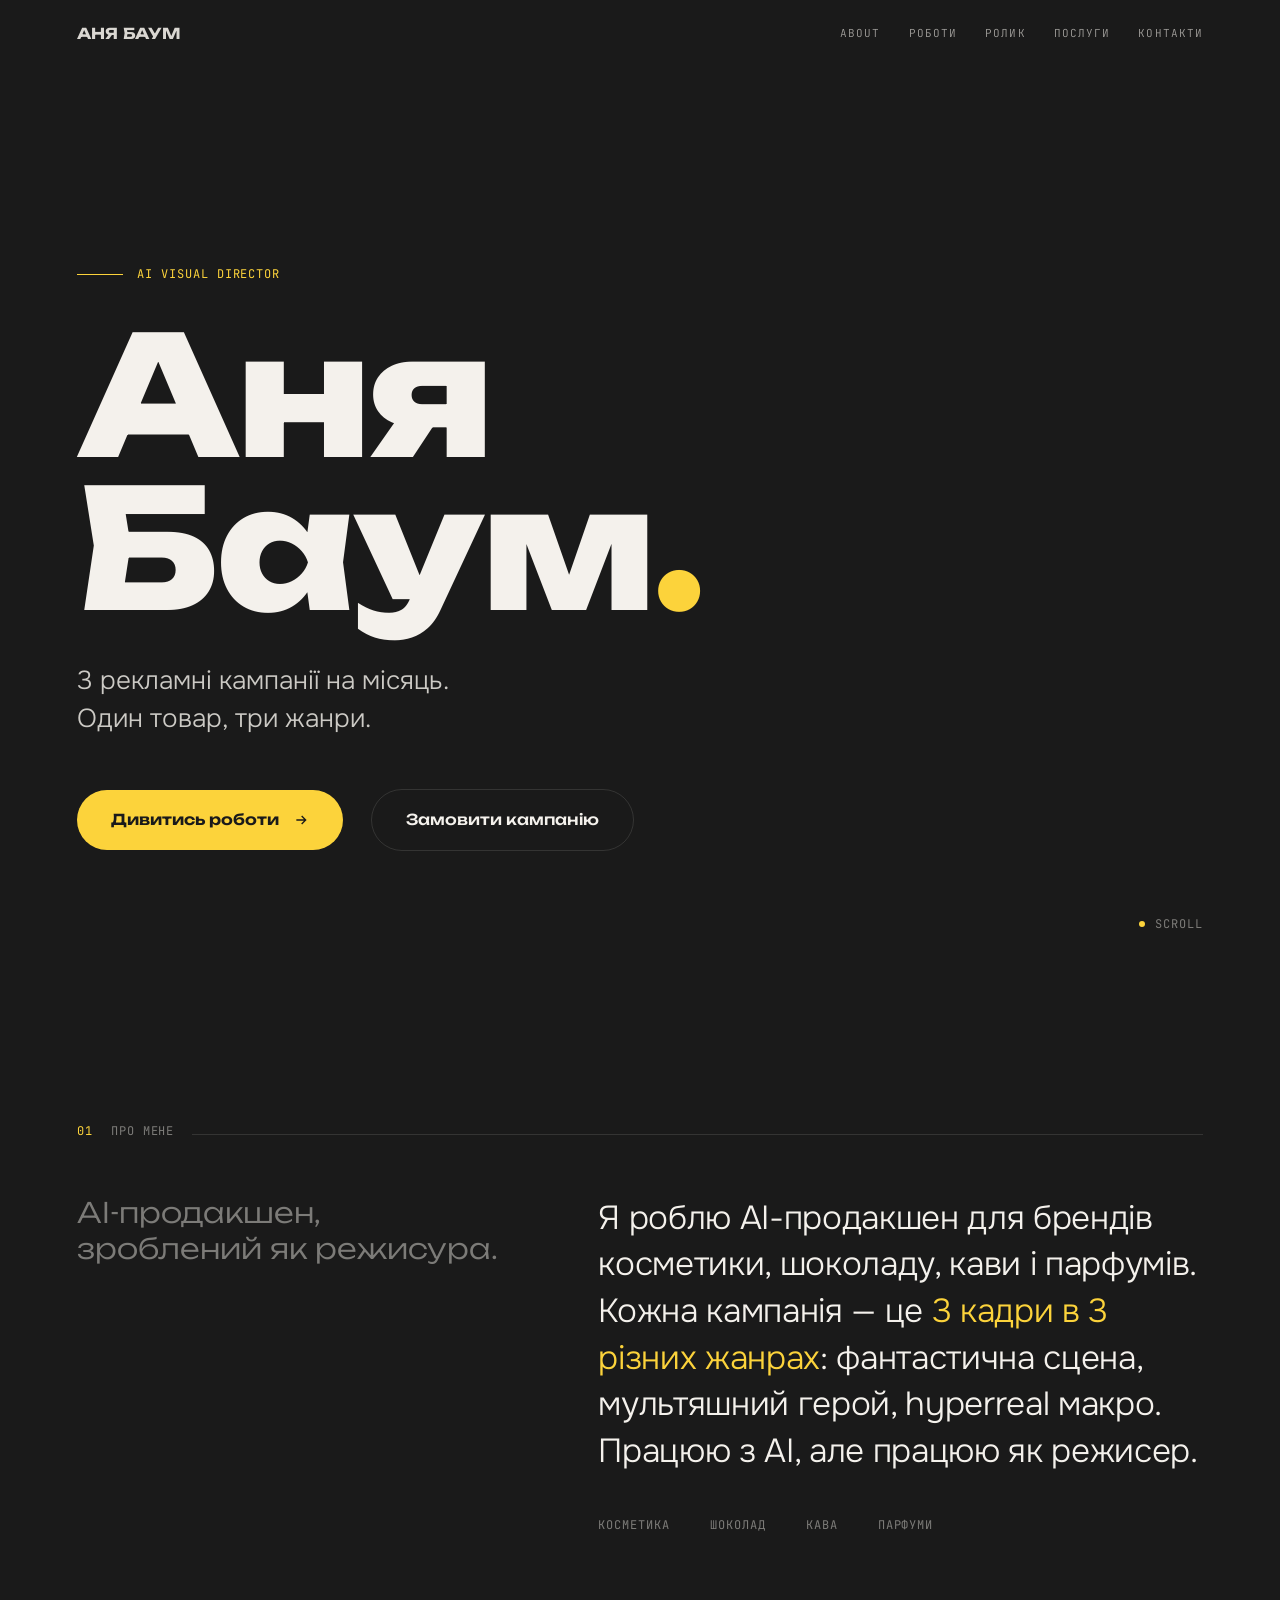
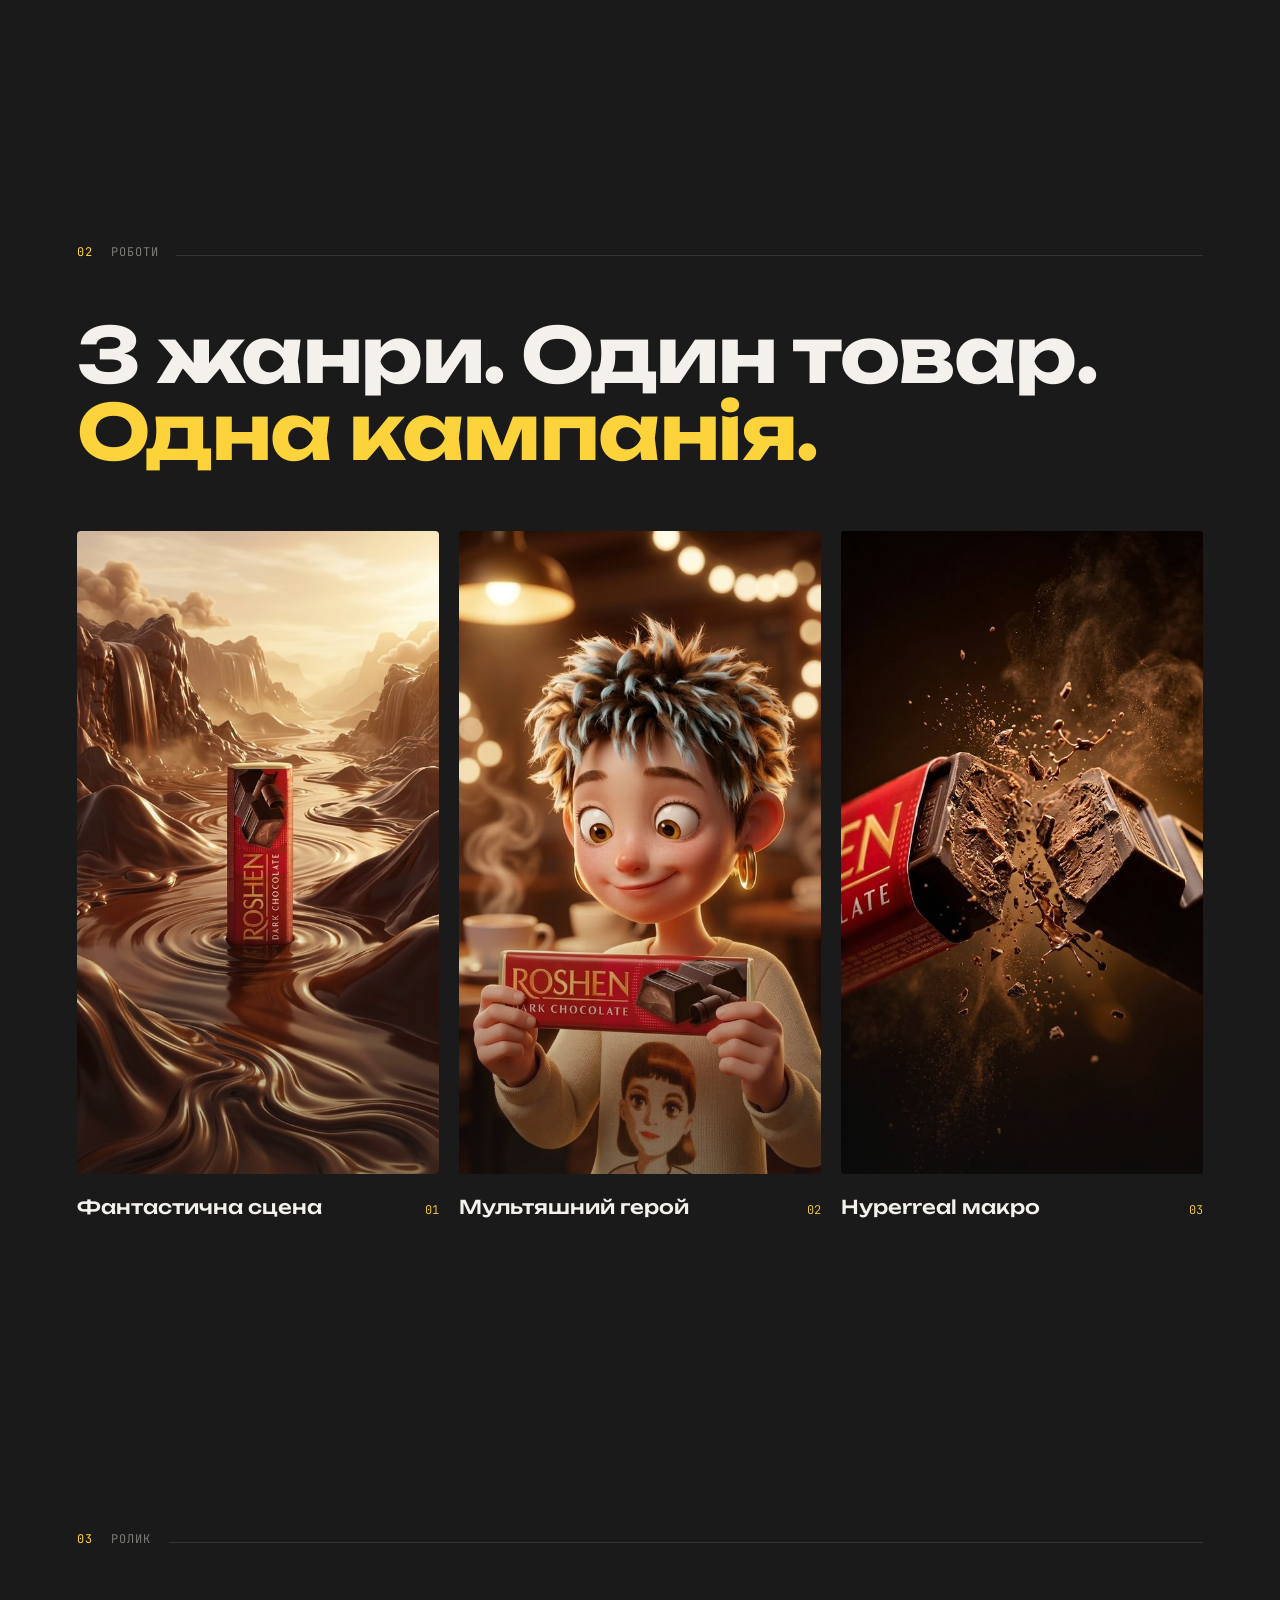
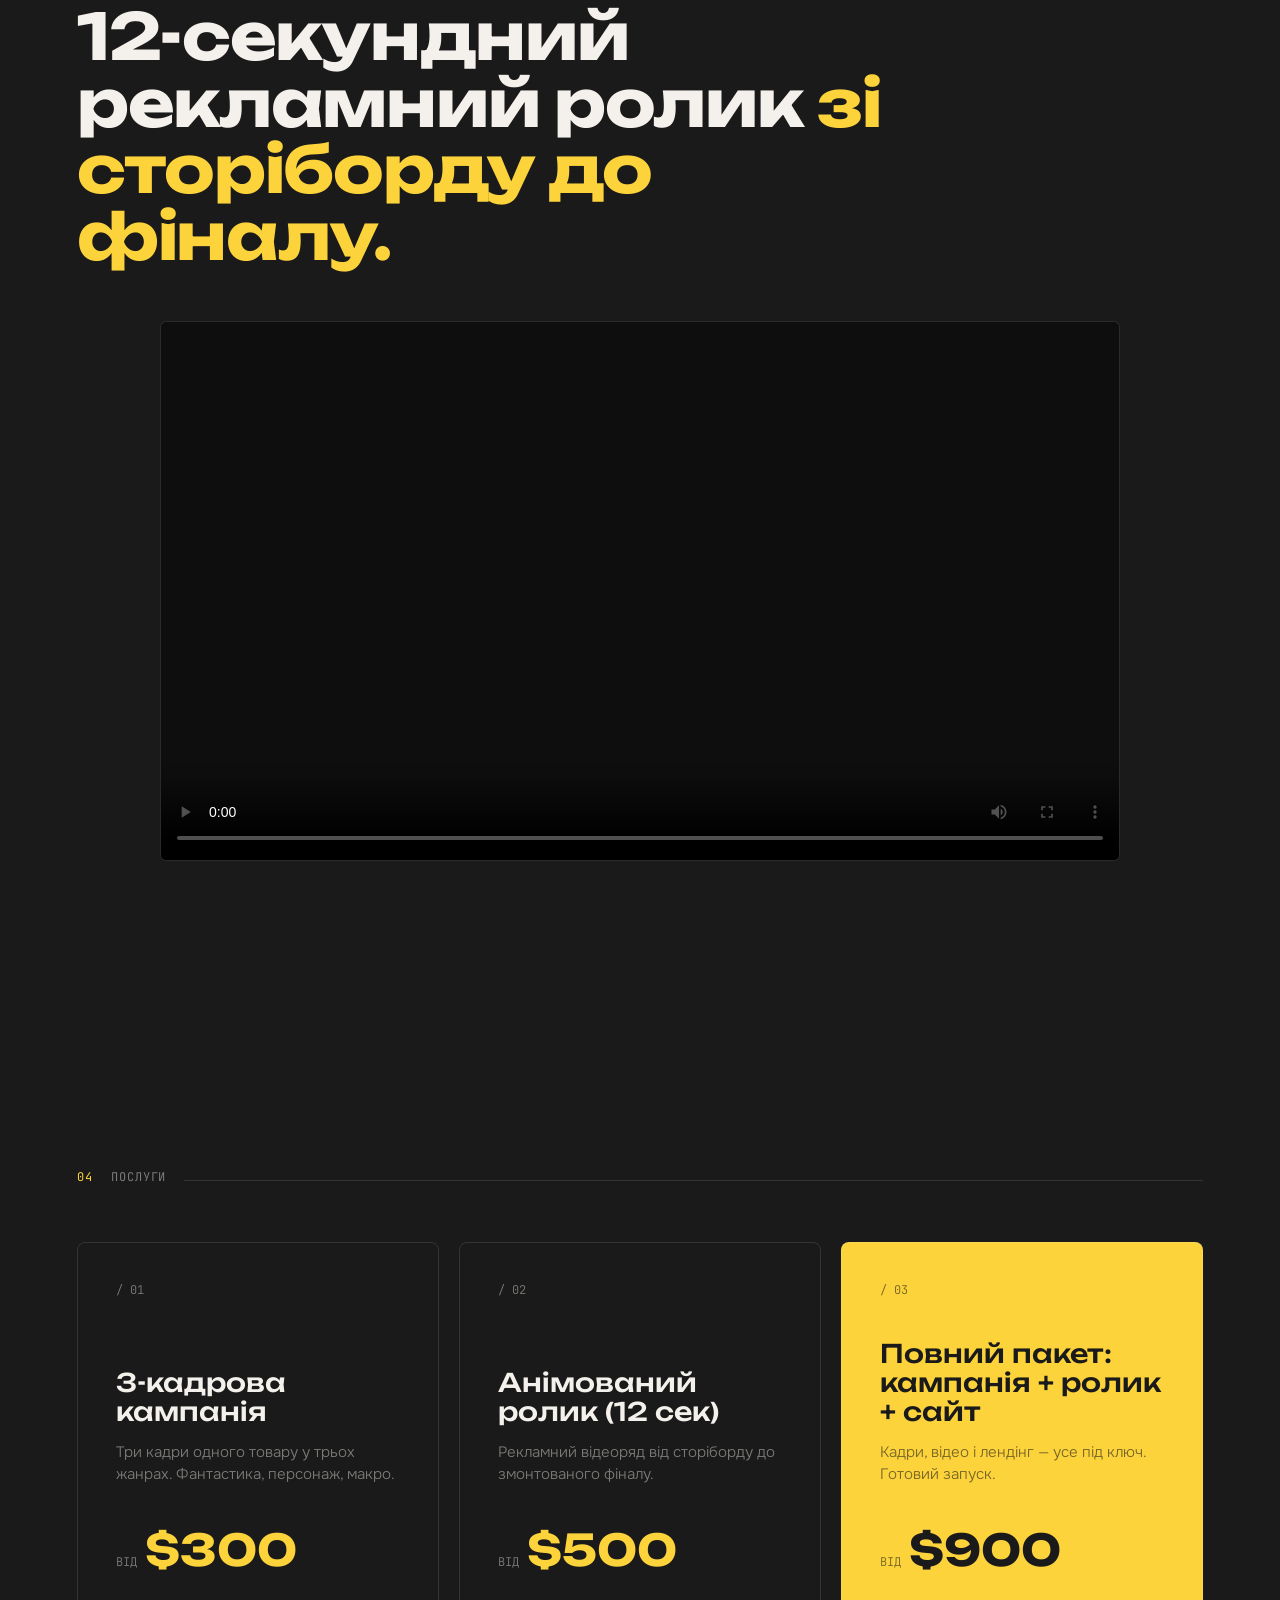
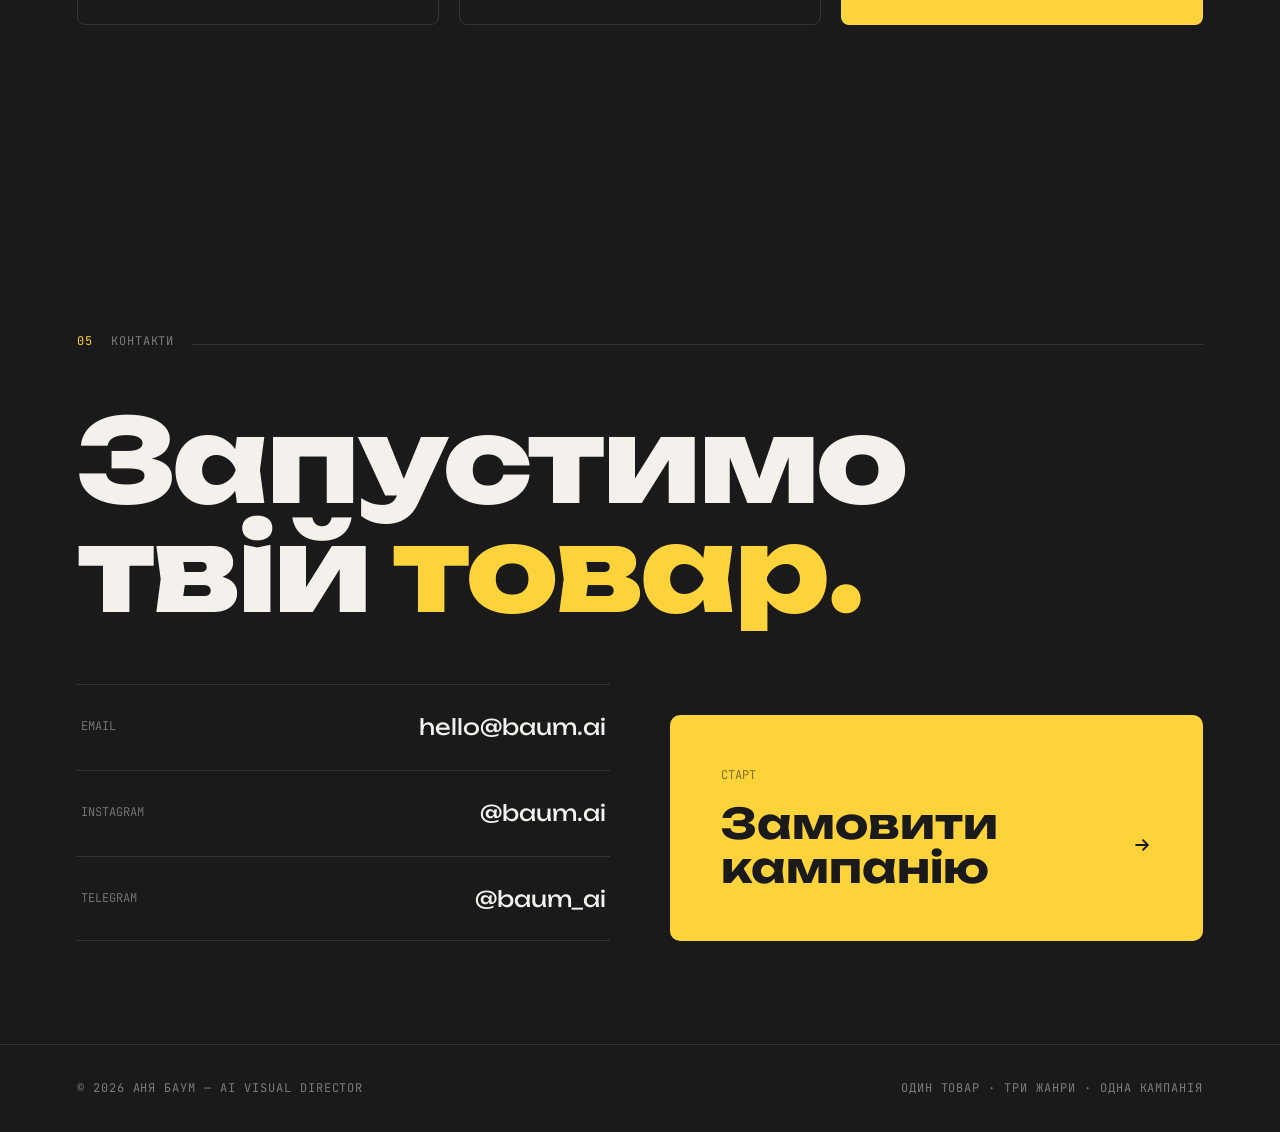
<file: index.html>
<!DOCTYPE html>
<html lang="uk">
<head>
<meta charset="UTF-8">
<meta name="viewport" content="width=device-width, initial-scale=1.0">
<title>Аня Баум — AI Visual Director</title>
<link rel="preconnect" href="https://fonts.googleapis.com">
<link rel="preconnect" href="https://fonts.gstatic.com" crossorigin>
<link href="https://fonts.googleapis.com/css2?family=Unbounded:wght@300;400;500;700;900&family=Onest:wght@300;400;500&family=JetBrains+Mono:wght@400;500&display=swap" rel="stylesheet">
<link rel="stylesheet" href="style.css">
</head>
<body>
<div class="cursor-glow" aria-hidden="true"></div>

<nav>
  <div class="brand">АНЯ БАУМ</div>
  <div class="links">
    <a href="#about">About</a>
    <a href="#works">Роботи</a>
    <a href="#reel">Ролик</a>
    <a href="#services">Послуги</a>
    <a href="#contact">Контакти</a>
  </div>
</nav>

<!-- ===== 1. HERO ===== -->
<header class="hero">
  <div class="tag mono reveal">AI Visual Director</div>
  <h1 class="reveal">Аня<br>Баум<span class="y">.</span></h1>
  <p class="sub reveal">3 рекламні кампанії на місяць.<br>Один товар, три жанри.</p>
  <div class="cta-row reveal">
    <a href="#works" class="btn">Дивитись роботи
      <svg viewBox="0 0 24 24" fill="none" stroke="currentColor" stroke-width="2"><path d="M5 12h14M13 6l6 6-6 6"/></svg>
    </a>
    <a href="#contact" class="btn-ghost">Замовити кампанію</a>
  </div>
  <div class="scroll mono"><span class="dot"></span>Scroll</div>
</header>

<!-- ===== 2. ABOUT ===== -->
<section id="about">
  <div class="sec-head mono"><span class="num">01</span><span>Про мене</span><span class="line"></span></div>
  <div class="about">
    <div class="label reveal">AI-продакшен,<br>зроблений як режисура.</div>
    <div>
      <p class="reveal">Я роблю AI-продакшен для брендів косметики, шоколаду, кави і парфумів. Кожна кампанія — це <span class="hl">3 кадри в 3 різних жанрах</span>: фантастична сцена, мультяшний герой, hyperreal макро. Працюю з AI, але працюю як режисер.</p>
      <div class="meta mono reveal">
        <span>Косметика</span><span>Шоколад</span><span>Кава</span><span>Парфуми</span>
      </div>
    </div>
  </div>
</section>

<!-- ===== 3. РОБОТИ ===== -->
<section id="works" class="works">
  <div class="sec-head mono"><span class="num">02</span><span>Роботи</span><span class="line"></span></div>
  <h2 class="reveal">3 жанри. Один товар.<br><span class="y">Одна кампанія.</span></h2>
  <div class="gallery">
    <div class="work reveal">
      <div class="frame"><img src="[data-uri]" alt="Фантастична сцена"><div class="glare"></div></div>
      <div class="cap"><span class="name">Фантастична сцена</span><span class="idx">01</span></div>
    </div>
    <div class="work reveal">
      <div class="frame"><img src="[data-uri]" alt="Мультяшний герой"><div class="glare"></div></div>
      <div class="cap"><span class="name">Мультяшний герой</span><span class="idx">02</span></div>
    </div>
    <div class="work reveal">
      <div class="frame"><img src="[data-uri]" alt="Hyperreal макро"><div class="glare"></div></div>
      <div class="cap"><span class="name">Hyperreal макро</span><span class="idx">03</span></div>
    </div>
  </div>
</section>

<!-- ===== 4. РОЛИК ===== -->
<section id="reel" class="reel">
  <div class="sec-head mono"><span class="num">03</span><span>Ролик</span><span class="line"></span></div>
  <h2 class="reveal">12-секундний рекламний ролик <span class="y">зі сторіборду до фіналу.</span></h2>
  <div class="video-wrap reveal">
    <div class="video-shell">
      <video controls playsinline preload="metadata" poster="https://res.cloudinary.com/dvodwaqob/video/upload/so_0/v1781859492/web_nc1xhu.jpg">
        <source src="https://res.cloudinary.com/dvodwaqob/video/upload/v1781859492/web_nc1xhu.mp4" type="video/mp4">
      </video>
    </div>
  </div>
</section>

<!-- ===== 5. ПОСЛУГИ ===== -->
<section id="services" class="services">
  <div class="sec-head mono"><span class="num">04</span><span>Послуги</span><span class="line"></span></div>
  <div class="grid">
    <div class="card reveal">
      <div class="num">/ 01</div>
      <h3>3-кадрова<br>кампанія</h3>
      <div class="desc">Три кадри одного товару у трьох жанрах. Фантастика, персонаж, макро.</div>
      <div class="price"><span class="from">від</span><span class="val">$300</span></div>
    </div>
    <div class="card reveal">
      <div class="num">/ 02</div>
      <h3>Анімований<br>ролик (12 сек)</h3>
      <div class="desc">Рекламний відеоряд від сторіборду до змонтованого фіналу.</div>
      <div class="price"><span class="from">від</span><span class="val">$500</span></div>
    </div>
    <div class="card feature reveal">
      <div class="num">/ 03</div>
      <h3>Повний пакет:<br>кампанія + ролик + сайт</h3>
      <div class="desc">Кадри, відео і лендінг — усе під ключ. Готовий запуск.</div>
      <div class="price"><span class="from">від</span><span class="val">$900</span></div>
    </div>
  </div>
</section>

<!-- ===== 6. КОНТАКТИ ===== -->
<section id="contact" class="contact">
  <div class="sec-head mono"><span class="num">05</span><span>Контакти</span><span class="line"></span></div>
  <div class="big reveal">Запустимо<br>твій <span class="y">товар.</span></div>
  <div class="contact-grid">
    <div class="channels reveal">
      <a href="mailto:hello@baum.ai"><span class="k">Email</span><span class="v">hello@baum.ai</span></a>
      <a href="https://instagram.com/baum.ai" target="_blank"><span class="k">Instagram</span><span class="v">@baum.ai</span></a>
      <a href="https://t.me/baum_ai" target="_blank"><span class="k">Telegram</span><span class="v">@baum_ai</span></a>
    </div>
    <a href="mailto:hello@baum.ai?subject=Замовлення кампанії" class="order-btn reveal">
      <span class="lbl">Старт</span>
      <span class="txt">Замовити кампанію
        <svg viewBox="0 0 24 24" fill="none" stroke="currentColor" stroke-width="2.2"><path d="M5 12h14M13 6l6 6-6 6"/></svg>
      </span>
    </a>
  </div>
</section>

<footer class="mono">
  <span>© 2026 Аня Баум — AI Visual Director</span>
  <span>Один товар · Три жанри · Одна кампанія</span>
</footer>

<script src="script.js"></script>
</body>
</html>
</file>
<file: style.css>
:root{
    --bg:#1A1A1A;
    --cream:#F4F1EC;
    --yellow:#FCD33B;
    --muted:rgba(244,241,236,.45);
    --line:rgba(244,241,236,.12);
    --display:'Unbounded',sans-serif;
    --body:'Onest',sans-serif;
    --mono:'JetBrains Mono',monospace;
    --pad:clamp(24px,6vw,120px);
  }
  *{margin:0;padding:0;box-sizing:border-box}
  html{scroll-behavior:smooth}
  body{
    background:var(--bg);
    color:var(--cream);
    font-family:var(--body);
    font-weight:300;
    line-height:1.6;
    -webkit-font-smoothing:antialiased;
    overflow-x:hidden;
  }
  ::selection{background:var(--yellow);color:var(--bg)}
  a{color:inherit;text-decoration:none}
  img{display:block;width:100%;height:100%;object-fit:cover}

  .mono{font-family:var(--mono);font-weight:400;letter-spacing:.08em;text-transform:uppercase;font-size:12px}

  /* ---- NAV ---- */
  nav{
    position:fixed;top:0;left:0;width:100%;z-index:100;
    display:flex;justify-content:space-between;align-items:center;
    padding:22px var(--pad);
    mix-blend-mode:difference;
  }
  nav .brand{font-family:var(--display);font-weight:700;font-size:15px;letter-spacing:.02em}
  nav .links{display:flex;gap:28px}
  nav .links a{font-family:var(--mono);font-size:11px;letter-spacing:.1em;text-transform:uppercase;opacity:.7;transition:opacity .3s}
  nav .links a:hover{opacity:1}
  @media(max-width:680px){nav .links{display:none}}

  /* ---- reveal ---- */
  .reveal{opacity:0;transform:translateY(28px);transition:opacity 1s cubic-bezier(.2,.7,.2,1),transform 1s cubic-bezier(.2,.7,.2,1)}
  .reveal.in{opacity:1;transform:none}

  /* ---- HERO ---- */
  .hero{
    min-height:100svh;
    display:flex;flex-direction:column;justify-content:center;
    padding:140px var(--pad) 60px;
    position:relative;
  }
  .hero .tag{
    display:flex;align-items:center;gap:14px;
    color:var(--yellow);margin-bottom:34px;
  }
  .hero .tag::before{content:"";width:46px;height:1px;background:var(--yellow)}
  .hero h1{
    font-family:var(--display);
    font-weight:800;
    font-size:clamp(56px,13vw,200px);
    line-height:.92;
    letter-spacing:-.02em;
  }
  .hero h1 .y{color:var(--yellow)}
  .hero .sub{
    margin-top:38px;
    max-width:520px;
    font-size:clamp(18px,2.4vw,26px);
    font-weight:300;
    color:rgba(244,241,236,.82);
    line-height:1.45;
  }
  .hero .cta-row{margin-top:52px;display:flex;align-items:center;gap:28px;flex-wrap:wrap}
  .btn{
    display:inline-flex;align-items:center;gap:14px;
    background:var(--yellow);color:var(--bg);
    font-family:var(--display);font-weight:600;font-size:15px;
    padding:18px 34px;border-radius:100px;
    transition:transform .4s cubic-bezier(.2,.7,.2,1),background .3s;
  }
  .btn:hover{transform:translateY(-3px)}
  .btn svg{width:16px;height:16px}
  .btn-ghost{
    border:1px solid var(--line);color:var(--cream);background:transparent;
    border-radius:100px;padding:18px 34px;font-family:var(--display);
    font-weight:500;font-size:15px;transition:border-color .3s,color .3s;
  }
  .btn-ghost:hover{border-color:var(--yellow);color:var(--yellow)}
  .hero .scroll{
    position:absolute;bottom:34px;right:var(--pad);
    display:flex;align-items:center;gap:10px;color:var(--muted);
  }
  .hero .scroll .dot{width:6px;height:6px;border-radius:50%;background:var(--yellow);animation:pulse 2s infinite}
  @keyframes pulse{0%,100%{opacity:.3}50%{opacity:1}}

  /* ---- section frame ---- */
  section{padding:clamp(90px,12vw,180px) var(--pad)}
  .sec-head{display:flex;align-items:baseline;gap:18px;color:var(--muted);margin-bottom:54px}
  .sec-head .num{color:var(--yellow)}
  .sec-head .line{flex:1;height:1px;background:var(--line)}

  /* ---- ABOUT ---- */
  .about{display:grid;grid-template-columns:1fr 1.4fr;gap:clamp(40px,7vw,120px);align-items:start}
  .about .label{font-family:var(--display);font-weight:300;font-size:clamp(22px,2.2vw,30px);color:var(--muted);line-height:1.3}
  .about p{font-size:clamp(20px,2.6vw,34px);font-weight:300;line-height:1.4;letter-spacing:-.01em}
  .about p .hl{color:var(--yellow)}
  .about .meta{margin-top:42px;display:flex;gap:40px;flex-wrap:wrap;color:var(--muted)}
  @media(max-width:820px){.about{grid-template-columns:1fr;gap:28px}}

  /* ---- WORKS ---- */
  .works h2{
    font-family:var(--display);font-weight:700;
    font-size:clamp(32px,6vw,76px);line-height:1.02;letter-spacing:-.02em;
    margin-bottom:60px;
  }
  .works h2 .y{color:var(--yellow)}
  .gallery{display:grid;grid-template-columns:repeat(3,1fr);gap:clamp(14px,1.6vw,26px)}
  .work{position:relative}
  .work .frame{
    aspect-ratio:9/16;overflow:hidden;border-radius:4px;position:relative;
    background:#000;
  }
  .work .frame img{transition:transform 1.1s cubic-bezier(.2,.7,.2,1);filter:saturate(1.02)}
  .work:hover .frame img{transform:scale(1.05)}
  .work .frame::after{
    content:"";position:absolute;inset:0;
    background:linear-gradient(to top,rgba(26,26,26,.55),transparent 45%);
    opacity:.7;transition:opacity .5s;
  }
  .work:hover .frame::after{opacity:.25}
  .work .cap{display:flex;justify-content:space-between;align-items:baseline;margin-top:18px}
  .work .cap .name{font-family:var(--display);font-weight:500;font-size:clamp(14px,1.5vw,19px)}
  .work .cap .idx{color:var(--yellow);font-family:var(--mono);font-size:12px}
  @media(max-width:760px){.gallery{grid-template-columns:1fr;gap:40px}.work .frame{aspect-ratio:4/5}}

  /* ---- REEL ---- */
  .reel h2{
    font-family:var(--display);font-weight:700;
    font-size:clamp(28px,5vw,64px);line-height:1.04;letter-spacing:-.02em;
    max-width:14ch;margin-bottom:52px;
  }
  .reel h2 .y{color:var(--yellow)}
  .video-wrap{max-width:960px;margin:0 auto}
  .video-shell{
    position:relative;width:100%;aspect-ratio:16/9;
    border-radius:6px;overflow:hidden;border:1px solid var(--line);
    background:#0e0e0e;
  }
  .video-shell video,.video-shell iframe{position:absolute;inset:0;width:100%;height:100%;border:0}
  /* placeholder */
  .video-placeholder{
    position:absolute;inset:0;display:flex;flex-direction:column;
    align-items:center;justify-content:center;gap:22px;text-align:center;
    background:radial-gradient(circle at 50% 40%,rgba(252,211,59,.06),transparent 60%),#111;
  }
  .video-placeholder .play{
    width:84px;height:84px;border-radius:50%;
    background:var(--yellow);display:flex;align-items:center;justify-content:center;
    transition:transform .4s;
  }
  .video-placeholder:hover .play{transform:scale(1.08)}
  .video-placeholder .play svg{width:30px;height:30px;margin-left:4px}
  .video-placeholder .note{color:var(--muted);max-width:36ch;font-size:14px;line-height:1.5}
  .video-placeholder .note code{font-family:var(--mono);color:var(--yellow);font-size:12px}

  /* ---- SERVICES ---- */
  .services .grid{display:grid;grid-template-columns:repeat(3,1fr);gap:clamp(16px,1.6vw,24px)}
  .card{
    border:1px solid var(--line);border-radius:8px;
    padding:clamp(28px,3vw,44px);
    display:flex;flex-direction:column;min-height:340px;
    transition:border-color .4s,background .4s,transform .4s cubic-bezier(.2,.7,.2,1);
    position:relative;overflow:hidden;
  }
  .card::before{
    content:"";position:absolute;top:0;left:0;width:100%;height:2px;
    background:var(--yellow);transform:scaleX(0);transform-origin:left;transition:transform .5s;
  }
  .card:hover{border-color:rgba(244,241,236,.28);transform:translateY(-6px)}
  .card:hover::before{transform:scaleX(1)}
  .card .num{font-family:var(--mono);color:var(--muted);font-size:12px;margin-bottom:auto}
  .card h3{font-family:var(--display);font-weight:500;font-size:clamp(20px,2vw,26px);line-height:1.15;margin:38px 0 14px}
  .card .desc{color:var(--muted);font-size:15px;line-height:1.5;margin-bottom:30px}
  .card .price{display:flex;align-items:baseline;gap:8px}
  .card .price .from{font-family:var(--mono);font-size:12px;color:var(--muted);text-transform:uppercase}
  .card .price .val{font-family:var(--display);font-weight:700;font-size:clamp(30px,3.4vw,44px);color:var(--yellow)}
  .card.feature{background:var(--yellow);color:var(--bg)}
  .card.feature .num,.card.feature .desc{color:rgba(26,26,26,.6)}
  .card.feature::before{background:var(--bg)}
  .card.feature .price .from{color:rgba(26,26,26,.6)}
  .card.feature .price .val{color:var(--bg)}
  .card.feature:hover{border-color:var(--yellow)}
  @media(max-width:820px){.services .grid{grid-template-columns:1fr}.card{min-height:auto}}

  /* ---- CONTACT ---- */
  .contact{padding-bottom:clamp(60px,8vw,110px)}
  .contact .big{
    font-family:var(--display);font-weight:800;
    font-size:clamp(40px,9vw,128px);line-height:.95;letter-spacing:-.02em;
    margin-bottom:60px;
  }
  .contact .big .y{color:var(--yellow)}
  .contact-grid{display:grid;grid-template-columns:1fr 1fr;gap:60px;align-items:end}
  .channels{display:flex;flex-direction:column;gap:2px}
  .channels a{
    display:flex;justify-content:space-between;align-items:center;gap:20px;
    padding:24px 4px;border-top:1px solid var(--line);
    transition:padding-left .4s,color .3s;
  }
  .channels a:last-child{border-bottom:1px solid var(--line)}
  .channels a:hover{padding-left:18px;color:var(--yellow)}
  .channels a .k{font-family:var(--mono);font-size:12px;text-transform:uppercase;color:var(--muted)}
  .channels a:hover .k{color:var(--yellow)}
  .channels a .v{font-family:var(--display);font-weight:400;font-size:clamp(16px,1.8vw,22px)}
  .order-btn{
    display:flex;flex-direction:column;justify-content:center;align-items:flex-start;
    gap:16px;background:var(--yellow);color:var(--bg);
    border-radius:10px;padding:clamp(34px,4vw,54px);min-height:200px;
    transition:transform .4s cubic-bezier(.2,.7,.2,1);
  }
  .order-btn:hover{transform:translateY(-6px)}
  .order-btn .lbl{font-family:var(--mono);font-size:12px;text-transform:uppercase;opacity:.6}
  .order-btn .txt{font-family:var(--display);font-weight:700;font-size:clamp(26px,3.4vw,42px);line-height:1.05;display:flex;align-items:center;gap:16px}
  .order-btn .txt svg{width:30px;height:30px}
  @media(max-width:820px){.contact-grid{grid-template-columns:1fr;gap:40px}}

  footer{
    padding:34px var(--pad);border-top:1px solid var(--line);
    display:flex;justify-content:space-between;gap:16px;flex-wrap:wrap;
    color:var(--muted);
  }

  /* ---- mouse-reactive layer ---- */
  .cursor-glow{
    position:fixed;top:0;left:0;width:520px;height:520px;
    border-radius:50%;pointer-events:none;z-index:1;
    transform:translate(-50%,-50%);
    background:radial-gradient(circle,rgba(252,211,59,.10),rgba(252,211,59,.04) 40%,transparent 70%);
    opacity:0;transition:opacity .6s ease;
    mix-blend-mode:screen;will-change:transform;
  }
  body.mouse-on .cursor-glow{opacity:1}
  nav,.hero,section,footer{position:relative;z-index:2}

  /* hero parallax */
  .hero h1,.hero .tag,.hero .sub{will-change:transform}

  /* gallery 3D tilt */
  .gallery{perspective:1400px}
  .work .frame{transform-style:preserve-3d;will-change:transform;transition:transform .5s cubic-bezier(.2,.7,.2,1),box-shadow .5s}
  .work .frame .glare{
    position:absolute;inset:0;pointer-events:none;opacity:0;transition:opacity .4s;
    background:radial-gradient(circle at var(--gx,50%) var(--gy,50%),rgba(252,211,59,.18),transparent 55%);
    mix-blend-mode:screen;z-index:3;
  }
  .work.tilting .frame{box-shadow:0 40px 80px -30px rgba(0,0,0,.7)}
  .work.tilting .frame .glare{opacity:1}

  /* magnetic */
  .btn,.order-btn,.card{will-change:transform}

  @media(hover:none),(pointer:coarse){
    .cursor-glow{display:none}
  }
</file>
